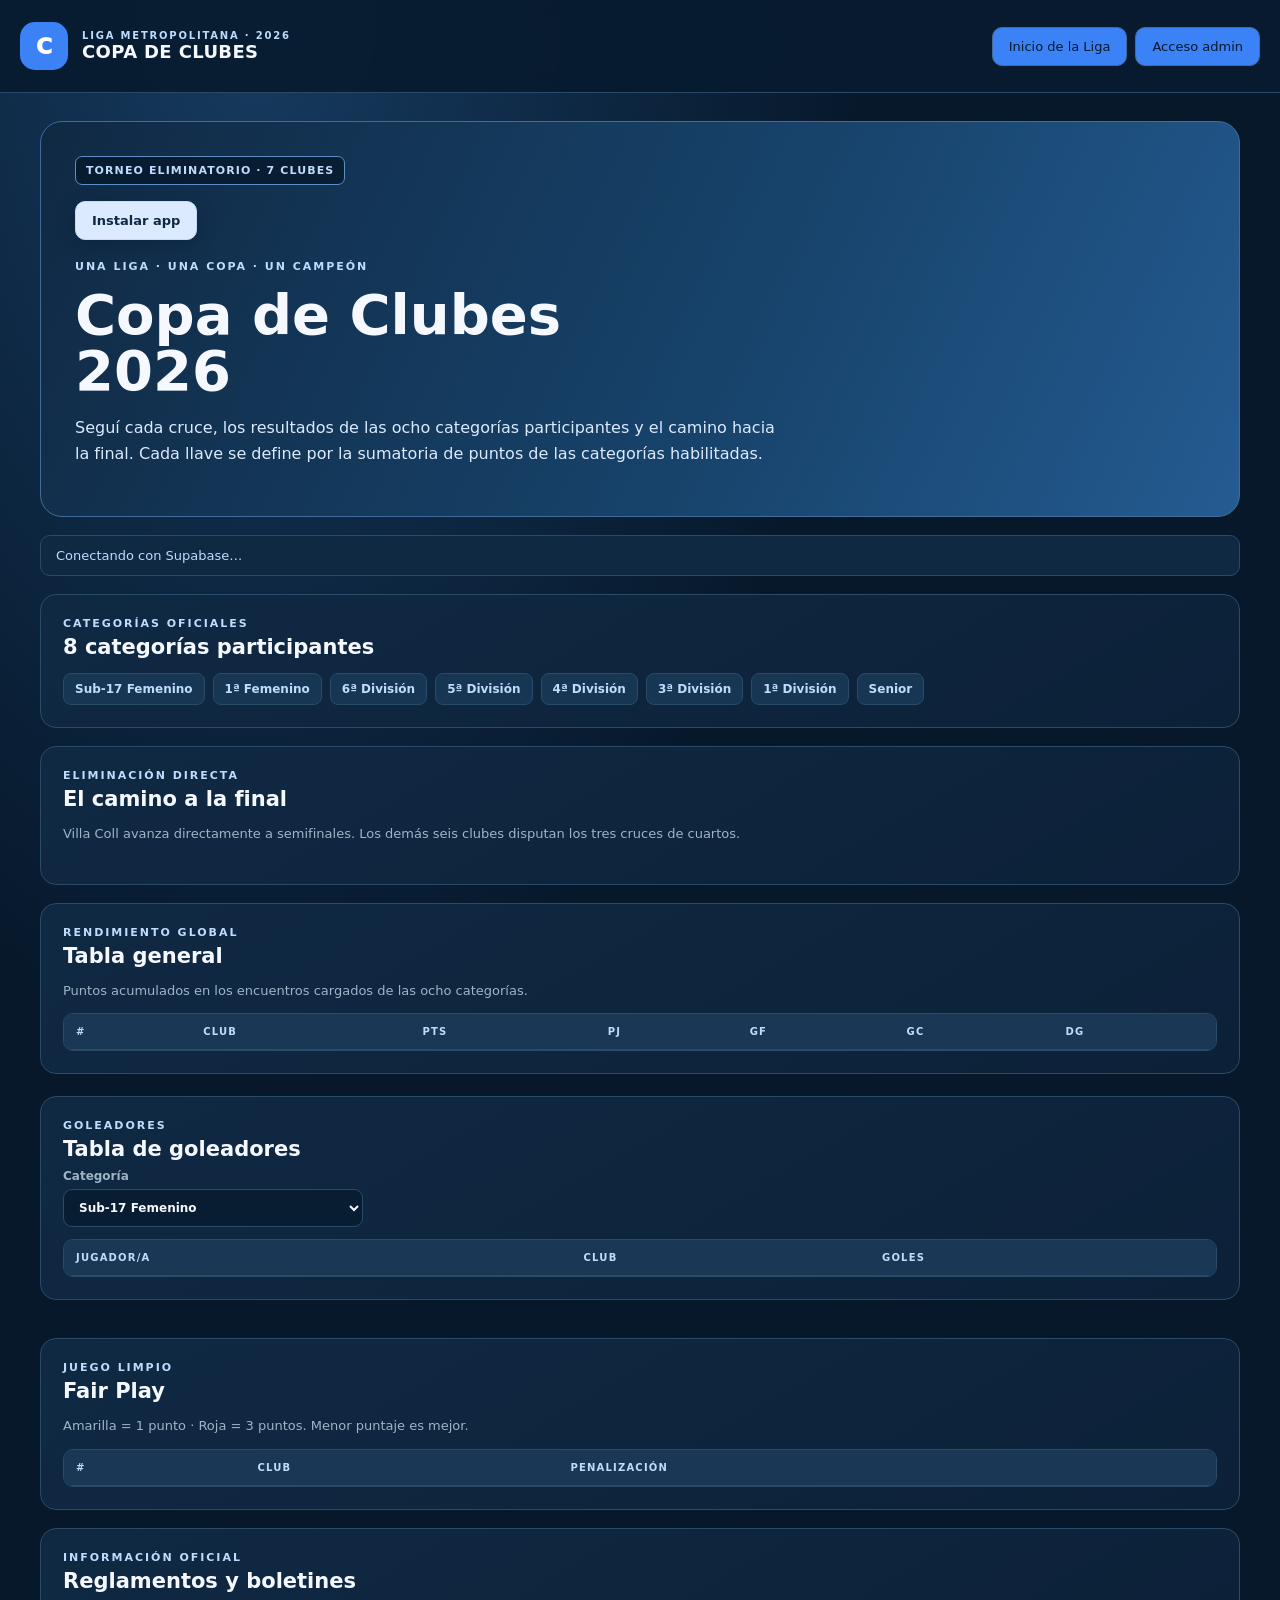
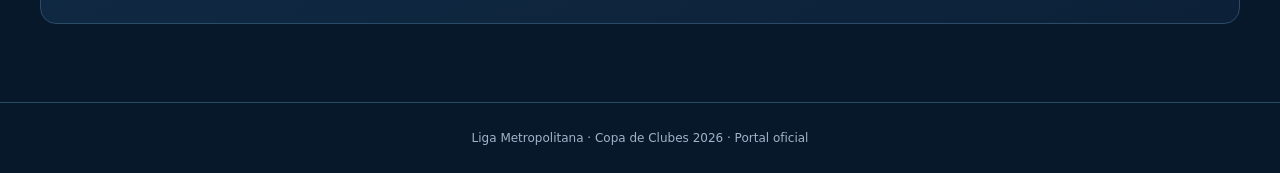
<file: copa.html>
<!doctype html>
<html lang="es">
<head>
<meta charset="utf-8"><meta name="viewport" content="width=device-width,initial-scale=1">
<meta name="theme-color" content="#07182b">
<meta name="apple-mobile-web-app-capable" content="yes">
<meta name="apple-mobile-web-app-status-bar-style" content="black-translucent">
<meta name="apple-mobile-web-app-title" content="Futsal">
<link rel="manifest" href="./manifest.json">
<link rel="icon" href="./app-icon.svg" type="image/svg+xml">
<link rel="apple-touch-icon" href="./app-icon.svg">
<title>Copa de Clubes 2026 | Liga Metropolitana</title>
<style>
:root{color-scheme:dark;--bg:#07182b;--panel:#102943;--panel2:#173653;--line:#294b68;--green:#3b82f6;--mint:#bfdbfe;--muted:#9fb4c7;--white:#f5f8ff;--red:#fb7185;font-family:Inter,system-ui,sans-serif}
*{box-sizing:border-box}body{margin:0;background:radial-gradient(ellipse at 20% 0%,#163b60 0,transparent 42%),var(--bg);color:var(--white);min-height:100vh}
header{padding:22px max(20px,calc((100vw - 1240px)/2));display:flex;align-items:center;justify-content:space-between;gap:18px;border-bottom:1px solid var(--line);background:#081b30ee;position:sticky;top:0;z-index:5;backdrop-filter:blur(12px)}
.brand{display:flex;align-items:center;gap:14px}.brand-mark{width:48px;height:48px;border-radius:15px;background:var(--green);color:#ffffff;display:grid;place-items:center;font-weight:1000;font-size:22px}.brand small{display:block;color:var(--mint);font-size:10px;letter-spacing:.18em;font-weight:800}.brand b{font-size:18px;letter-spacing:.02em}
a{color:var(--mint)}button,.button{border:1px solid #416b9a;background:var(--green);color:#07182b;padding:11px 16px;border-radius:10px;font-weight:800;cursor:pointer;text-decoration:none;font:inherit;font-size:13px}button:hover,.button:hover{filter:brightness(1.08)}button.secondary{background:#1a3856;color:var(--white);border-color:var(--line)}
main{max-width:1240px;margin:auto;padding:28px 20px 60px}.hero{border:1px solid #416b9a;border-radius:22px;padding:34px;background:linear-gradient(115deg,#102943,#17436b 58%,#245b91);position:relative;overflow:hidden}.kicker{color:var(--mint);font-size:11px;font-weight:900;letter-spacing:.18em;text-transform:uppercase}.hero h1{font-size:clamp(32px,5vw,56px);line-height:1;margin:14px 0}.hero p{max-width:700px;color:#dbeafe;line-height:1.6}.hero-tag{display:inline-block;padding:7px 10px;border-radius:7px;background:#07182bcc;border:1px solid #5b8fc5;color:var(--mint);font-size:11px;font-weight:800;letter-spacing:.1em}.install-app-hero{display:block;margin:16px 0 4px;background:#dbeafe;color:#102943;border:1px solid #bfdbfe;font-weight:900;box-shadow:0 5px 18px #07182b55}
.status{padding:12px 15px;margin:18px 0;border:1px solid var(--line);border-radius:10px;color:var(--mint);background:#102943;font-size:13px}.layout{display:grid;grid-template-columns:1fr;gap:20px;margin-top:22px}.panel{background:linear-gradient(150deg,var(--panel),#0c2138);border:1px solid var(--line);border-radius:16px;padding:22px;margin-bottom:18px}.panel h2{font-size:21px;margin:5px 0 8px}.sub{color:var(--muted);font-size:13px;line-height:1.5}.rounds{display:grid;grid-template-columns:repeat(3,minmax(0,1fr));gap:14px;margin-top:18px}.copa-round h3{font-size:12px;text-transform:uppercase;letter-spacing:.14em;color:var(--mint);margin:0 0 12px}.copa-tie{border:1px solid var(--line);border-radius:13px;padding:14px;background:#0c2138;margin-bottom:12px;min-width:0}.copa-tie-head{font-size:11px;color:var(--muted);font-weight:800;text-transform:uppercase;letter-spacing:.1em;margin-bottom:12px}.copa-tie-teams{display:flex;align-items:center;justify-content:space-between;gap:8px}.copa-team{display:flex;align-items:center;gap:8px;min-width:0;font-size:12px}.copa-team b{overflow-wrap:anywhere}.copa-versus{font-size:10px;color:#829bb5}.copa-pending{color:#829bb5;font-style:italic}.copa-tie-meta{font-size:11px;color:var(--mint);padding:10px 0 6px}.copa-mini-results{display:grid;grid-template-columns:repeat(2,minmax(0,1fr));grid-template-rows:repeat(4,minmax(0,auto));grid-auto-flow:column;gap:6px}.copa-mini-results span{font-size:14px;color:var(--muted);background:#173653;padding:9px;border-radius:7px}.copa-mini-results b{color:var(--white);font-size:17px;font-weight:900;white-space:nowrap}.scroll{overflow:auto;border:1px solid var(--line);border-radius:10px}table{width:100%;border-collapse:collapse;min-width:520px}th,td{text-align:left;padding:12px;border-bottom:1px solid var(--line);font-size:13px}th{background:#1a3856;color:var(--mint);font-size:10px;letter-spacing:.12em;text-transform:uppercase}tr:last-child td{border-bottom:0}.copa-table-team{display:flex;align-items:center;gap:9px}.filters,.formgrid{display:grid;grid-template-columns:repeat(auto-fit,minmax(180px,1fr));gap:12px;margin:16px 0}label{display:grid;gap:6px;color:var(--muted);font-size:12px;font-weight:700}input,select{width:100%;padding:10px 11px;border:1px solid var(--line);background:#091d32;color:var(--white);border-radius:9px;font:inherit}input:focus,select:focus{outline:2px solid #60a5fa}.copa-result-row{display:flex;align-items:center;justify-content:space-between;gap:15px;padding:13px 0;border-bottom:1px solid var(--line)}.copa-result-row>span{display:flex;align-items:center;gap:10px}.copa-admin-tie{border-top:1px solid var(--line);padding:15px 0}.copa-admin-tie h4{margin:0 0 12px}.copa-admin-grid{display:grid;grid-template-columns:repeat(2,minmax(0,1fr));gap:8px}.copa-score-form{display:grid;grid-template-columns:minmax(100px,1fr) 125px 60px 60px minmax(130px,1fr) auto;align-items:center;gap:7px;padding:8px;background:#091d32;border:1px solid var(--line);border-radius:9px}.copa-score-form label{font-size:10px}.copa-score-form input{padding:8px;min-width:0}.copa-score-form button{padding:8px;font-size:11px}.notice{padding:12px;background:#173653;border-left:3px solid var(--green);color:#bfdbfe;font-size:12px;line-height:1.5;border-radius:5px}.admin-head{display:flex;justify-content:space-between;align-items:center;gap:10px;flex-wrap:wrap}footer{padding:28px;text-align:center;color:var(--muted);border-top:1px solid var(--line);font-size:12px}
@media(max-width:850px){.rounds{grid-template-columns:1fr}.copa-admin-grid{grid-template-columns:1fr}}@media(max-width:600px){.copa-mini-results{gap:7px}.copa-mini-results span{font-size:14px;padding:10px}.copa-mini-results b{font-size:18px}.copa-score-form{grid-template-columns:1fr 1fr 1fr}.copa-score-form label{grid-column:1/-1}.copa-score-form input[type=date],.copa-score-form input[name=referee]{grid-column:1/-1}header{padding:14px 16px}.brand b{font-size:14px}.brand-mark{width:40px;height:40px}.hero{padding:23px}.panel{padding:16px}.copa-result-row{align-items:flex-start;flex-direction:column}.copa-result-row>span{flex-wrap:wrap}.copa-score-form{grid-template-columns:1fr 55px 55px auto}}

.copa-referee{display:block;margin-top:5px;color:var(--mint);font-size:10px;line-height:1.3;font-weight:700}.copa-jornada-referees{display:flex;flex-wrap:wrap;gap:8px;margin:10px 0 12px;padding:10px;background:#173653;border:1px solid var(--line);border-radius:9px}.copa-jornada-referees span{font-size:11px;color:var(--mint);font-weight:700}
</style>
</head>
<body>
<header><div class="brand"><div class="brand-mark">C</div><div><small>LIGA METROPOLITANA · 2026</small><b>COPA DE CLUBES</b></div></div><div style="display:flex;gap:8px;flex-wrap:wrap"><a class="button secondary" href="./index.html">Inicio de la Liga</a><button id="copaLogin">Acceso admin</button></div></header>
<main>
<section class="hero"><span class="hero-tag">TORNEO ELIMINATORIO · 7 CLUBES</span><div class="kicker" style="margin-top:20px">Una liga · Una copa · Un campeón</div><h1>Copa de Clubes<br>2026</h1><p>Seguí cada cruce, los resultados de las ocho categorías participantes y el camino hacia la final. Cada llave se define por la sumatoria de puntos de las categorías habilitadas.</p></section>

<div id="copaStatus" class="status">Conectando con Supabase…</div>
<section class="panel"><div class="kicker">Categorías oficiales</div><h2>8 categorías participantes</h2><div style="display:flex;flex-wrap:wrap;gap:8px;margin-top:14px"><span style="padding:8px 11px;border:1px solid var(--line);border-radius:8px;background:#173653;color:var(--mint);font-size:12px;font-weight:700">Sub-17 Femenino</span><span style="padding:8px 11px;border:1px solid var(--line);border-radius:8px;background:#173653;color:var(--mint);font-size:12px;font-weight:700">1ª Femenino</span><span style="padding:8px 11px;border:1px solid var(--line);border-radius:8px;background:#173653;color:var(--mint);font-size:12px;font-weight:700">6ª División</span><span style="padding:8px 11px;border:1px solid var(--line);border-radius:8px;background:#173653;color:var(--mint);font-size:12px;font-weight:700">5ª División</span><span style="padding:8px 11px;border:1px solid var(--line);border-radius:8px;background:#173653;color:var(--mint);font-size:12px;font-weight:700">4ª División</span><span style="padding:8px 11px;border:1px solid var(--line);border-radius:8px;background:#173653;color:var(--mint);font-size:12px;font-weight:700">3ª División</span><span style="padding:8px 11px;border:1px solid var(--line);border-radius:8px;background:#173653;color:var(--mint);font-size:12px;font-weight:700">1ª División</span><span style="padding:8px 11px;border:1px solid var(--line);border-radius:8px;background:#173653;color:var(--mint);font-size:12px;font-weight:700">Senior</span></div></section>
<section class="panel"><div class="kicker">Eliminación directa</div><h2>El camino a la final</h2><p class="sub">Villa Coll avanza directamente a semifinales. Los demás seis clubes disputan los tres cruces de cuartos.</p><div id="copaBracket" class="rounds"></div></section>
<section class="panel" id="copaTabla"><div class="kicker">Rendimiento global</div><h2>Tabla general</h2><p class="sub">Puntos acumulados en los encuentros cargados de las ocho categorías.</p><div class="scroll"><table><thead><tr><th>#</th><th>Club</th><th>PTS</th><th>PJ</th><th>GF</th><th>GC</th><th>DG</th></tr></thead><tbody id="copaAggregate"></tbody></table></div></section>
<section class="layout">
<div class="panel" id="copaGoleadores"><div class="kicker">Goleadores</div><h2>Tabla de goleadores</h2><label style="max-width:300px">Categoría<select id="copaScorerCategory"></select></label><div class="scroll" style="margin-top:12px"><table><thead><tr><th>Jugador/a</th><th>Club</th><th>Goles</th></tr></thead><tbody id="copaScorers"></tbody></table></div></div>
<div class="panel"><div class="kicker">Juego limpio</div><h2>Fair Play</h2><p class="sub">Amarilla = 1 punto · Roja = 3 puntos. Menor puntaje es mejor.</p><div class="scroll"><table><thead><tr><th>#</th><th>Club</th><th>Penalización</th></tr></thead><tbody id="copaFairplay"></tbody></table></div></div>
</section>
<section class="panel" id="copaDocumentos"><div class="kicker">Información oficial</div><h2>Reglamentos y boletines</h2><div id="copaDocumentList" class="sub"></div></section>
<section class="panel" id="copaAdminPanel" hidden><div class="admin-head"><div><div class="kicker">Acceso restringido</div><h2>Administración de la Copa</h2><p class="sub" id="copaLoginInfo"></p></div><button class="secondary" id="copaLogout">Cerrar sesión</button></div>
<div class="notice">Cargá los resultados por categoría. El sistema calcula los puntos de cada cruce y actualiza los equipos que avanzan cuando se completan los ocho partidos.</div>
<div id="copaAdminMatches"></div>
<div class="formgrid">
<form id="copaScorerForm"><h3>Registrar goleador</h3><label>Jugador/a<input name="player_name" required></label><label>Club<select name="club_name" class="copa-clubs"></select></label><label>Categoría<select name="category" class="copa-categories"></select></label><label>Goles<input name="goals" type="number" min="1" required></label><button style="margin-top:10px">Guardar goleador</button></form>
<form id="copaCardForm"><h3>Registrar tarjeta</h3><label>Jugador/a<input name="player_name" required></label><label>Club<select name="club_name" class="copa-clubs"></select></label><label>Categoría<select name="category" class="copa-categories"></select></label><label>Partido<select name="match_id" required><option value="">Cargando partidos...</option></select></label><label>Tarjeta<select name="card_type"><option>Amarilla</option><option>Roja</option></select></label><button style="margin-top:10px">Guardar tarjeta</button></form>
</div>
<div style="margin-top:24px;border-top:1px solid var(--line);padding-top:18px"><h3>Reinicio exclusivo de Copa</h3><p class="sub">No elimina los datos históricos de la Liga. Requiere doble confirmación.</p><button class="secondary" id="copaReset">Reiniciar Copa 2026</button></div>
</section>
</main><footer>Liga Metropolitana · Copa de Clubes 2026 · Portal oficial</footer>
<script src="config.js"></script><script type="module" src="copa.js?v=20261116-4"></script>
<script>
(() => {
  if ("serviceWorker" in navigator) {
    window.addEventListener("load", () => {
      navigator.serviceWorker.register("./service-worker.js").catch(error => {
        console.error("No se pudo registrar la app:", error);
      });
    });
  }

  const hero = document.querySelector(".hero");
  if (!hero) return;

  const installButton = document.createElement("button");
  installButton.id = "installFutsalApp";
  installButton.className = "install-app-hero";
  installButton.textContent = "Instalar app";
  installButton.hidden = true;
  hero.insertBefore(installButton, hero.children[1] || null);

  let installPrompt = null;
  const isIOS = /iphone|ipad|ipod/i.test(navigator.userAgent);
  const isStandalone = window.matchMedia("(display-mode: standalone)").matches || window.navigator.standalone === true;

  if (!isStandalone && isIOS) installButton.hidden = false;

  window.addEventListener("beforeinstallprompt", event => {
    event.preventDefault();
    installPrompt = event;
    installButton.hidden = false;
  });

  installButton.addEventListener("click", async () => {
    if (installPrompt) {
      installPrompt.prompt();
      await installPrompt.userChoice;
      installPrompt = null;
      installButton.hidden = true;
    } else if (isIOS) {
      alert('Para instalar Departamento de Futsal en tu iPhone: tocá el botón Compartir de Safari y elegí “Agregar a pantalla de inicio”.');
    }
  });

  window.addEventListener("appinstalled", () => {
    installButton.hidden = true;
    installPrompt = null;
  });
})();
</script>
<script>
const cats=['Sub-17 Femenino','1ª Femenino','6ª División','5ª División','4ª División','3ª División','1ª División','Senior'];
document.querySelectorAll('#copaCategory,#copaScorerCategory').forEach(s=>s.innerHTML=cats.map(c=>'<option>'+c+'</option>').join(''));
document.querySelectorAll('.copa-categories').forEach(s=>s.innerHTML=cats.map(c=>'<option>'+c+'</option>').join(''));
document.querySelectorAll('.copa-clubs').forEach(s=>s.innerHTML=['Villa Coll','CDSV','Defensores de Glew','Malvinas','Lirico','Sakura','Santa Ana'].map(c=>'<option>'+c+'</option>').join(''));
</script>
</body></html>
</file>
